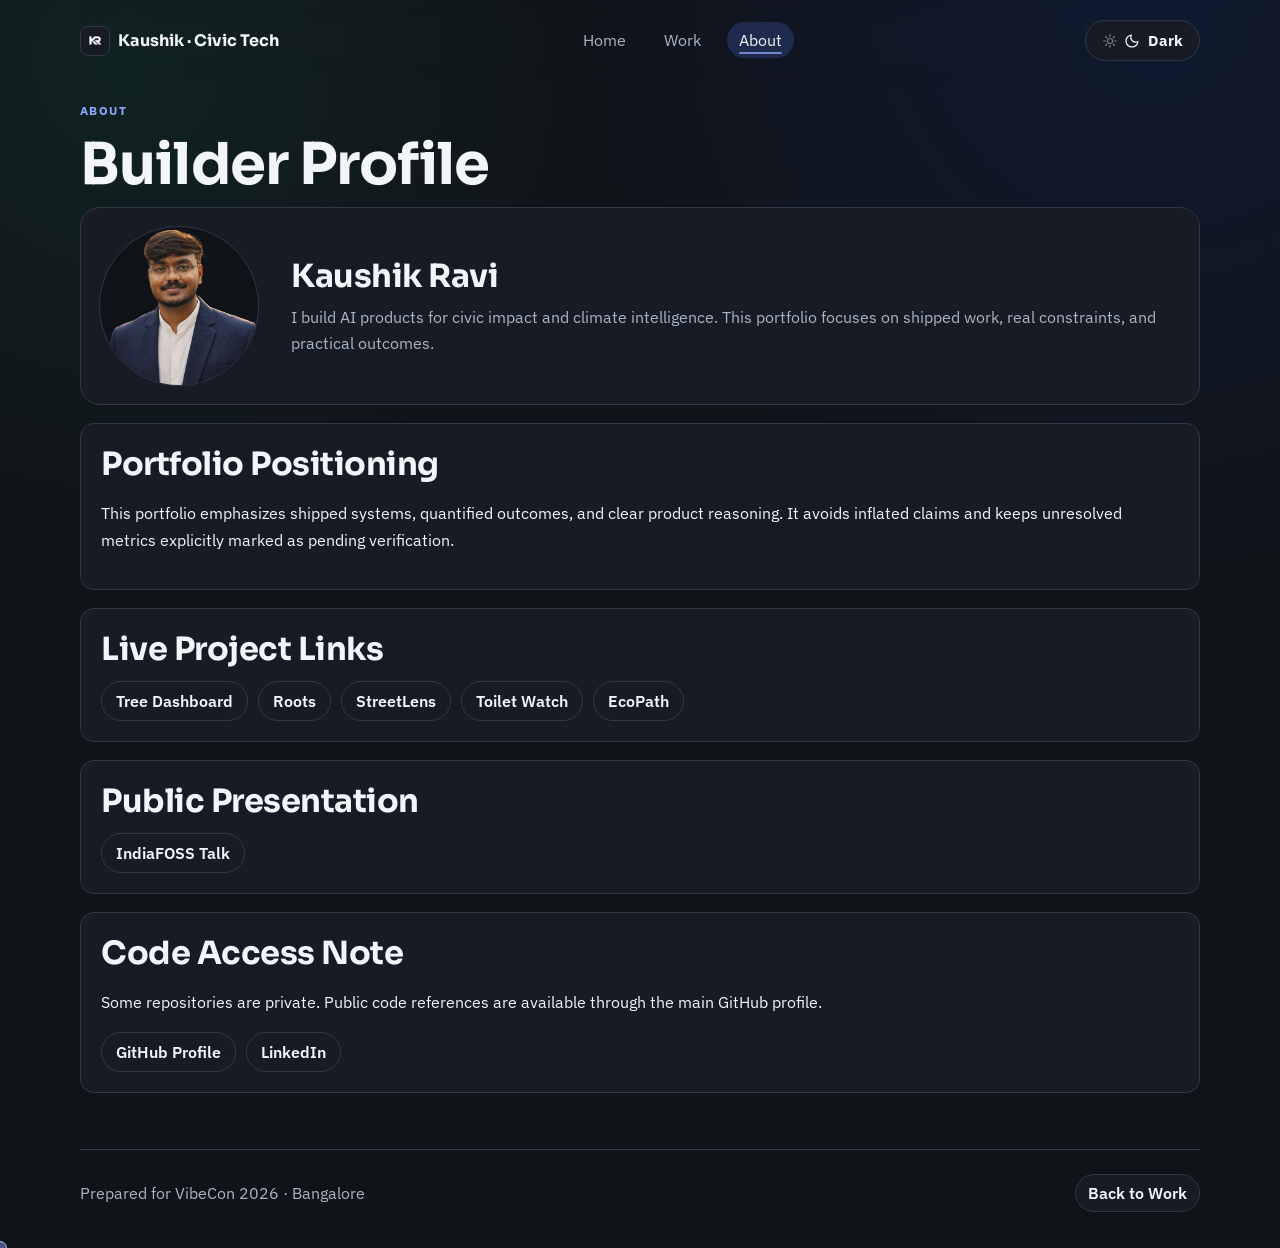
<file: portfolio/about.html>
<!doctype html>
<html lang="en">
  <head>
    <meta charset="UTF-8" />
    <meta name="viewport" content="width=device-width, initial-scale=1.0" />
    <title>About | VibeCon Portfolio</title>
    <meta name="description" content="About the builder behind this AI and civic technology portfolio." />
    <meta property="og:type" content="profile" />
    <meta property="og:title" content="About | VibeCon Portfolio" />
    <meta
      property="og:description"
      content="Builder profile and live project links for VibeCon 2026."
    />
    <meta property="og:image" content="assets/screenshots/IndiaFoss.png" />
    <meta property="twitter:card" content="summary_large_image" />
    <link rel="icon" href="favicon.ico" sizes="any" />
    <link rel="icon" type="image/svg+xml" href="favicon.svg" />
    <link rel="preconnect" href="https://fonts.googleapis.com" />
    <link rel="preconnect" href="https://fonts.gstatic.com" crossorigin />
    <link
      href="https://fonts.googleapis.com/css2?family=Sora:wght@400;500;600;700;800&family=IBM+Plex+Sans:wght@400;500;600&display=swap"
      rel="stylesheet"
    />
    <script>
      (() => {
        try {
          // Theme boot: apply dark mode before first paint to avoid flicker between pages.
          const storedTheme = localStorage.getItem("theme");
          if (!storedTheme || storedTheme === "dark") {
            document.documentElement.setAttribute("data-theme", "dark");
          }
        } catch {
          document.documentElement.setAttribute("data-theme", "dark");
        }
      })();
    </script>
    <link rel="stylesheet" href="styles.css" />
    <script type="application/ld+json">
      {
        "@context": "https://schema.org",
        "@type": "ProfilePage",
        "name": "Kaushik Ravi - Portfolio Profile",
        "mainEntity": {
          "@type": "Person",
          "name": "Kaushik Ravi",
          "url": "https://github.com/Kaushik-Ravi"
        }
      }
    </script>
  </head>
  <body>
    <a class="skip-link" href="#main">Skip to main content</a>
    <header class="site-header">
      <a class="brand" href="index.html" aria-label="VibeCon Portfolio">
        <span class="brand-dot"></span>
        <span>Kaushik · Civic Tech</span>
      </a>
      <nav aria-label="Primary">
        <ul class="nav-list">
          <li><a href="index.html">Home</a></li>
          <li><a href="work.html">Work</a></li>
          <li><a href="about.html" class="active">About</a></li>
        </ul>
      </nav>
      <button id="themeToggle" class="ghost-btn" aria-label="Toggle color theme">Theme</button>
    </header>

    <main id="main" class="section page-top reveal about-stack">
      <p class="kicker">About</p>
      <h1>Builder Profile</h1>
      <div class="profile-wrap">
        <img class="profile-photo" src="assets/screenshots/Personal Photo (bg removed).png" alt="Kaushik profile photo" loading="lazy" />
        <div class="profile-intro">
          <h2>Kaushik Ravi</h2>
          <p>
            I build AI products for civic impact and climate intelligence.
            This portfolio focuses on shipped work, real constraints, and practical outcomes.
          </p>
        </div>
      </div>

      <section class="detail-block">
        <h2>Portfolio Positioning</h2>
        <p>
          This portfolio emphasizes shipped systems, quantified outcomes, and clear
          product reasoning. It avoids inflated claims and keeps unresolved metrics
          explicitly marked as pending verification.
        </p>
      </section>

      <section class="detail-block">
        <h2>Live Project Links</h2>
        <div class="link-actions">
          <a class="link-btn" href="https://pune-tree-dashboard-sample.vercel.app/" target="_blank" rel="noopener noreferrer">Tree Dashboard</a>
          <a class="link-btn" href="https://tree-measurement-frontend.vercel.app/" target="_blank" rel="noopener noreferrer">Roots</a>
          <a class="link-btn" href="https://mystreetlens.vercel.app/" target="_blank" rel="noopener noreferrer">StreetLens</a>
          <a class="link-btn" href="https://toilet-watch.vercel.app/" target="_blank" rel="noopener noreferrer">Toilet Watch</a>
          <a class="link-btn" href="https://myecopath.vercel.app/" target="_blank" rel="noopener noreferrer">EcoPath</a>
        </div>
      </section>

      <section class="detail-block">
        <h2>Public Presentation</h2>
        <div class="link-actions">
          <a class="link-btn" href="https://www.youtube.com/watch?v=hYl3yrLU9-k" target="_blank" rel="noopener noreferrer">IndiaFOSS Talk</a>
        </div>
      </section>

      <section class="detail-block">
        <h2>Code Access Note</h2>
        <p>
          Some repositories are private. Public code references are available through the
          main GitHub profile.
        </p>
        <div class="link-actions">
          <a class="link-btn" href="https://github.com/Kaushik-Ravi" target="_blank" rel="noopener noreferrer">GitHub Profile</a>
          <a class="link-btn" href="https://www.linkedin.com/in/kaushik2002/" target="_blank" rel="noopener noreferrer">LinkedIn</a>
        </div>
      </section>

    </main>

    <footer class="site-footer">
      <p>Prepared for VibeCon 2026 · Bangalore</p>
      <a href="work.html">Back to Work</a>
    </footer>

    <script src="script.js"></script>
  </body>
</html>
</file>
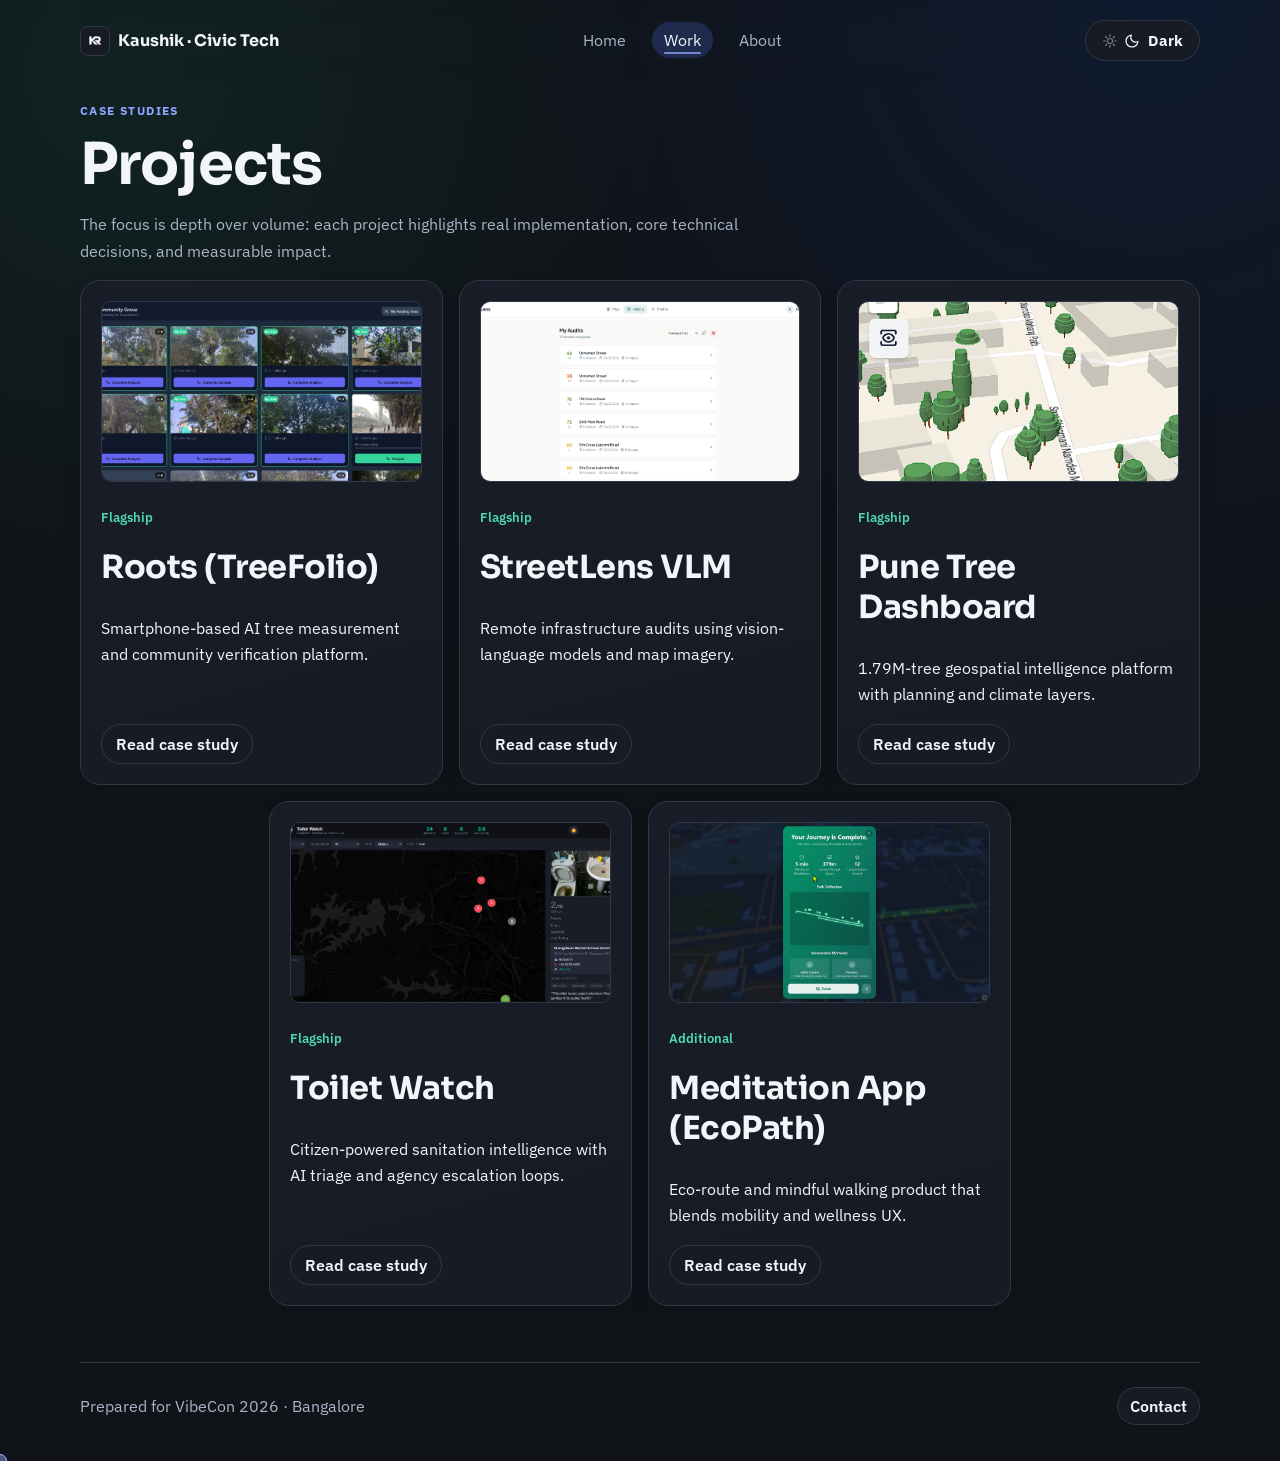
<file: portfolio/work.html>
<!doctype html>
<html lang="en">
  <head>
    <meta charset="UTF-8" />
    <meta name="viewport" content="width=device-width, initial-scale=1.0" />
    <title>Work | VibeCon Portfolio</title>
    <meta name="description" content="Case studies in applied AI for infrastructure, climate, and civic systems." />
    <meta property="og:type" content="website" />
    <meta property="og:title" content="Work | VibeCon Portfolio" />
    <meta
      property="og:description"
      content="Flagship case studies in applied AI for civic systems, urban forestry, and infrastructure operations."
    />
    <meta property="og:image" content="assets/screenshots/IndiaFoss.png" />
    <meta property="twitter:card" content="summary_large_image" />
    <link rel="icon" href="favicon.ico" sizes="any" />
    <link rel="icon" type="image/svg+xml" href="favicon.svg" />
    <link rel="preconnect" href="https://fonts.googleapis.com" />
    <link rel="preconnect" href="https://fonts.gstatic.com" crossorigin />
    <link
      href="https://fonts.googleapis.com/css2?family=Sora:wght@400;500;600;700;800&family=IBM+Plex+Sans:wght@400;500;600&display=swap"
      rel="stylesheet"
    />
    <script>
      (() => {
        try {
          // Theme boot: apply dark mode before first paint to avoid flicker between pages.
          const storedTheme = localStorage.getItem("theme");
          if (!storedTheme || storedTheme === "dark") {
            document.documentElement.setAttribute("data-theme", "dark");
          }
        } catch {
          document.documentElement.setAttribute("data-theme", "dark");
        }
      })();
    </script>
    <link rel="stylesheet" href="styles.css" />
    <script type="application/ld+json">
      {
        "@context": "https://schema.org",
        "@type": "CollectionPage",
        "name": "VibeCon Portfolio Work",
        "description": "Case study index for AI and civic technology projects"
      }
    </script>
  </head>
  <body>
    <a class="skip-link" href="#main">Skip to main content</a>
    <header class="site-header">
      <a class="brand" href="index.html" aria-label="VibeCon Portfolio">
        <span class="brand-dot"></span>
        <span>Kaushik · Civic Tech</span>
      </a>
      <nav aria-label="Primary">
        <ul class="nav-list">
          <li><a href="index.html">Home</a></li>
          <li><a href="work.html" class="active">Work</a></li>
          <li><a href="about.html">About</a></li>
        </ul>
      </nav>
      <button id="themeToggle" class="ghost-btn" aria-label="Toggle color theme">Theme</button>
    </header>

    <main id="main" class="section page-top reveal">
      <p class="kicker">Case Studies</p>
      <h1>Projects</h1>
      <p class="hero-copy">
        The focus is depth over volume: each project highlights real implementation,
        core technical decisions, and measurable impact.
      </p>

      <div class="project-grid work-grid">
        <article class="project-card">
          <figure class="project-cover">
            <img src="assets/screenshots/Roots/6.png" alt="Roots product preview" loading="lazy" />
          </figure>
          <p class="project-tag">Flagship</p>
          <h2>Roots (TreeFolio)</h2>
          <p>Smartphone-based AI tree measurement and community verification platform.</p>
          <a href="projects/treefolio.html">Read case study</a>
        </article>

        <article class="project-card">
          <figure class="project-cover">
            <img src="assets/screenshots/StreetLens/5.png" alt="StreetLens product preview" loading="lazy" />
          </figure>
          <p class="project-tag">Flagship</p>
          <h2>StreetLens VLM</h2>
          <p>Remote infrastructure audits using vision-language models and map imagery.</p>
          <a href="projects/streetlens.html">Read case study</a>
        </article>

        <article class="project-card">
          <figure class="project-cover">
            <img src="assets/screenshots/Tree Intelligence Dashboard/6.png" alt="Tree dashboard product preview" loading="lazy" />
          </figure>
          <p class="project-tag">Flagship</p>
          <h2>Pune Tree Dashboard</h2>
          <p>1.79M-tree geospatial intelligence platform with planning and climate layers.</p>
          <a href="projects/tree-dashboard.html">Read case study</a>
        </article>

        <article class="project-card">
          <figure class="project-cover">
            <img src="assets/screenshots/Toilet Watch/2.png" alt="Toilet Watch product preview" loading="lazy" />
          </figure>
          <p class="project-tag">Flagship</p>
          <h2>Toilet Watch</h2>
          <p>Citizen-powered sanitation intelligence with AI triage and agency escalation loops.</p>
          <a href="projects/toiletwatch.html">Read case study</a>
        </article>

        <article class="project-card">
          <figure class="project-cover">
            <img src="assets/screenshots/Meditation/4.png" alt="EcoPath product preview" loading="lazy" />
          </figure>
          <p class="project-tag">Additional</p>
          <h2>Meditation App (EcoPath)</h2>
          <p>Eco-route and mindful walking product that blends mobility and wellness UX.</p>
          <a href="projects/ecopath.html">Read case study</a>
        </article>
      </div>
    </main>

    <footer class="site-footer">
      <p>Prepared for VibeCon 2026 · Bangalore</p>
      <a href="about.html">Contact</a>
    </footer>

    <script src="script.js"></script>
  </body>
</html>
</file>
<file: portfolio/styles.css>
:root {
  color-scheme: dark;
  --bg: #f6f7f3;
  --surface: #ffffff;
  --text: #11131a;
  --text-soft: #4d5362;
  --line: #d6dbe5;
  --brand: #0950db;
  --brand-ink: #eaf0ff;
  --accent: #149d78;
  --danger: #7a1f1f;
  --radius-lg: 20px;
  --radius-md: 14px;
  --radius-sm: 10px;
  --shadow: 0 18px 36px rgba(9, 80, 219, 0.12);
  --ease-feedback: cubic-bezier(0.22, 1, 0.36, 1);
  --ease-reveal: cubic-bezier(0.2, 0.7, 0.1, 1);
  --ease-nav: cubic-bezier(0.16, 1, 0.3, 1);
  --dur-feedback: 150ms;
  --dur-nav: 240ms;
  --dur-reveal: 620ms;
  --dur-page: 280ms;
  --logo-url: url("assets/screenshots/Logos/White%20(no%20background).png");
}

:root[data-theme='dark'] {
  --bg: #101318;
  --surface: #171b23;
  --text: #f2f5fa;
  --text-soft: #aab4c7;
  --line: #303747;
  --brand: #8ea6ff;
  --brand-ink: #1f2a4d;
  --accent: #4fd9b2;
  --danger: #ff8d8d;
  --shadow: 0 20px 36px rgba(0, 0, 0, 0.35);
  --logo-url: url("assets/screenshots/Logos/Black%20(no%20background).png");
}

* {
  box-sizing: border-box;
}

html,
body {
  margin: 0;
  padding: 0;
}

body {
  font-family: 'IBM Plex Sans', sans-serif;
  background: radial-gradient(circle at 10% 5%, rgba(20, 157, 120, 0.11), transparent 30%),
    radial-gradient(circle at 90% 0%, rgba(9, 80, 219, 0.12), transparent 35%),
    var(--bg);
  color: var(--text);
  min-height: 100vh;
  transition: background-color var(--dur-page) var(--ease-nav), color var(--dur-page) var(--ease-nav),
    opacity var(--dur-page) var(--ease-nav), transform var(--dur-page) var(--ease-nav);
}

body.page-leaving {
  opacity: 0;
  transform: translateY(4px);
}

.aurora {
  position: fixed;
  inset: -25% auto auto -20%;
  width: 42vw;
  height: 42vw;
  background: conic-gradient(from 180deg, rgba(20, 157, 120, 0.2), rgba(9, 80, 219, 0.22), rgba(20, 157, 120, 0.18));
  border-radius: 50%;
  filter: blur(48px);
  pointer-events: none;
  z-index: -1;
  animation: drift 16s linear infinite alternate;
}

@keyframes drift {
  from {
    transform: translate(0, 0) scale(1);
  }

  to {
    transform: translate(12%, 14%) scale(1.12);
  }
}

.skip-link {
  position: absolute;
  top: -120px;
  left: 12px;
  background: var(--surface);
  color: var(--text);
  border: 1px solid var(--line);
  border-radius: var(--radius-sm);
  padding: 8px 12px;
}

.skip-link:focus {
  top: 12px;
}

.site-header {
  width: min(1120px, calc(100vw - 2rem));
  margin: 0 auto;
  padding: 20px 0;
  display: flex;
  align-items: center;
  justify-content: space-between;
  gap: 14px;
  position: sticky;
  top: 0;
  backdrop-filter: blur(10px);
  z-index: 60;
}

.brand {
  text-decoration: none;
  color: var(--text);
  display: flex;
  gap: 8px;
  align-items: center;
  font-weight: 700;
  font-family: 'Sora', sans-serif;
}

.brand-dot {
  width: 30px;
  height: 30px;
  border-radius: 8px;
  border: 1px solid var(--line);
  background-color: var(--surface);
  background-image: var(--logo-url);
  background-size: 22px 22px;
  background-repeat: no-repeat;
  background-position: center;
}

.nav-list {
  display: flex;
  list-style: none;
  margin: 0;
  padding: 0;
  gap: 14px;
}

.nav-list a {
  text-decoration: none;
  color: var(--text-soft);
  padding: 8px 12px;
  border-radius: 999px;
  position: relative;
  transition: color var(--dur-nav) var(--ease-nav), background-color var(--dur-nav) var(--ease-nav),
    transform var(--dur-feedback) var(--ease-feedback);
}

.nav-list a::after {
  content: '';
  position: absolute;
  left: 12px;
  right: 12px;
  bottom: 4px;
  height: 2px;
  border-radius: 999px;
  background: color-mix(in srgb, var(--brand) 75%, transparent);
  transform: scaleX(0);
  transform-origin: center;
  transition: transform var(--dur-nav) var(--ease-nav);
}

.nav-list a.active,
.nav-list a:hover {
  color: var(--text);
  background: var(--brand-ink);
}

.nav-list a:hover::after,
.nav-list a:focus-visible::after,
.nav-list a.active::after {
  transform: scaleX(1);
}

.section,
.case-layout {
  width: min(1120px, calc(100vw - 2rem));
  margin: 0 auto;
}

main > .section:not(.hero),
.case-content .detail-block {
  content-visibility: auto;
  contain-intrinsic-size: 1px 760px;
}

.page-top {
  margin-top: 20px;
}

.hero {
  padding: 70px 0 34px;
}

h1,
h2,
h3 {
  font-family: 'Sora', sans-serif;
  margin: 0 0 12px;
  letter-spacing: -0.015em;
}

h1 {
  font-size: clamp(2rem, 5vw, 3.6rem);
  line-height: 1.06;
}

h2 {
  font-size: clamp(1.4rem, 2.6vw, 2rem);
}

p,
li {
  line-height: 1.65;
}

.hero-copy {
  max-width: 68ch;
  color: var(--text-soft);
}

.hero-rotator {
  display: inline-grid;
  grid-template-areas: 'stack';
  margin-left: 0.25ch;
  min-width: 29ch;
  vertical-align: baseline;
}

.hero-subline {
  display: block;
  margin-top: 10px;
  line-height: 1.2;
  color: var(--text);
}

.hero-rotator-accent {
  color: color-mix(in srgb, var(--accent) 78%, var(--brand) 22%);
  font-weight: 800;
}

.hero-rotator-word {
  grid-area: stack;
  opacity: 0;
  transform: translateY(7px);
  transition: opacity 260ms var(--ease-nav), transform 260ms var(--ease-nav);
}

.hero-rotator-word.active {
  opacity: 1;
  transform: translateY(0);
}

.kicker {
  text-transform: uppercase;
  letter-spacing: 0.12em;
  font-size: 0.73rem;
  font-weight: 700;
  color: var(--brand);
  margin-bottom: 14px;
}

.cta-row {
  margin-top: 24px;
  display: flex;
  flex-wrap: wrap;
  gap: 12px;
}

.primary-btn,
.ghost-btn,
button.ghost-btn {
  display: inline-flex;
  align-items: center;
  justify-content: center;
  border-radius: 999px;
  border: 1px solid var(--line);
  padding: 10px 16px;
  text-decoration: none;
  font-weight: 600;
  font-family: 'IBM Plex Sans', sans-serif;
  transition: transform var(--dur-feedback) var(--ease-feedback), box-shadow var(--dur-feedback) var(--ease-feedback),
    background-color var(--dur-nav) var(--ease-nav), border-color var(--dur-nav) var(--ease-nav);
}

.theme-toggle {
  gap: 8px;
  min-width: 108px;
  padding: 8px 12px;
}

.theme-toggle-icons {
  display: inline-flex;
  align-items: center;
  gap: 6px;
}

.theme-icon {
  width: 16px;
  height: 16px;
  stroke: currentColor;
  fill: none;
  stroke-width: 1.85;
  stroke-linecap: round;
  stroke-linejoin: round;
  opacity: 0.44;
  transform: scale(0.95);
  transition: opacity var(--dur-nav) var(--ease-nav), transform var(--dur-nav) var(--ease-nav),
    color var(--dur-nav) var(--ease-nav);
}

.theme-toggle-label {
  font-size: 0.92rem;
  font-weight: 700;
  letter-spacing: 0.01em;
}

:root:not([data-theme='dark']) .theme-icon-sun,
:root[data-theme='dark'] .theme-icon-moon {
  opacity: 1;
  transform: scale(1);
}

.primary-btn {
  color: #ffffff;
  background: linear-gradient(130deg, var(--brand), #2c6cff);
  border-color: transparent;
}

.ghost-btn,
button.ghost-btn {
  color: var(--text);
  background: var(--surface);
  cursor: pointer;
}

.primary-btn:hover,
.ghost-btn:hover,
button.ghost-btn:hover {
  transform: translateY(-2px);
  box-shadow: var(--shadow);
}

.primary-btn:active,
.ghost-btn:active,
button.ghost-btn:active,
.project-card a:active {
  transform: translateY(0) scale(0.985);
}

.primary-btn:focus-visible,
.ghost-btn:focus-visible,
button.ghost-btn:focus-visible,
.project-card a:focus-visible,
.nav-list a:focus-visible {
  outline: 2px solid color-mix(in srgb, var(--brand) 70%, white);
  outline-offset: 2px;
}

.metrics {
  display: grid;
  grid-template-columns: repeat(3, minmax(0, 1fr));
  gap: 14px;
  margin-top: 18px;
}

.metrics article {
  background: var(--surface);
  border: 1px solid var(--line);
  border-radius: var(--radius-md);
  padding: 20px;
  text-align: center;
}

.metrics h2 {
  margin-bottom: 2px;
  font-size: clamp(2rem, 3.4vw, 2.6rem);
}

.metric-value {
  font-variant-numeric: tabular-nums;
}

.metric-icon {
  width: 38px;
  height: 38px;
  margin: 0 auto 8px;
  border-radius: 999px;
  border: 1px solid color-mix(in srgb, var(--brand) 35%, var(--line));
  background: color-mix(in srgb, var(--brand-ink) 55%, transparent);
  display: grid;
  place-items: center;
  color: var(--brand);
  font-size: 0.78rem;
  font-weight: 700;
}

.section-head {
  margin: 70px 0 20px;
}

.project-grid {
  display: grid;
  grid-template-columns: repeat(3, minmax(0, 1fr));
  gap: 16px;
}

@media (min-width: 981px) {
  .work-grid {
    grid-template-columns: repeat(6, minmax(0, 1fr));
  }

  .work-grid .project-card {
    grid-column: span 2;
  }

  .work-grid .project-card:nth-child(4) {
    grid-column: 2 / span 2;
  }

  .work-grid .project-card:nth-child(5) {
    grid-column: 4 / span 2;
  }
}

.featured-grid .project-card:nth-child(4) {
  grid-column: auto;
}

.featured-grid .project-card:nth-child(5) {
  grid-column: auto;
}

@media (min-width: 981px) {
  .featured-grid {
    grid-template-columns: repeat(6, minmax(0, 1fr));
  }

  .featured-grid .project-card {
    grid-column: span 2;
  }

  .featured-grid .project-card:nth-child(4) {
    grid-column: 2 / span 2;
  }

  .featured-grid .project-card:nth-child(5) {
    grid-column: 4 / span 2;
  }
}

.project-card {
  background: linear-gradient(165deg, color-mix(in srgb, var(--surface) 88%, var(--brand-ink) 12%), var(--surface));
  border: 1px solid var(--line);
  border-radius: var(--radius-lg);
  padding: 20px;
  display: flex;
  flex-direction: column;
  box-shadow: 0 10px 30px rgba(0, 0, 0, 0.03);
  transition: transform var(--dur-nav) var(--ease-nav), box-shadow var(--dur-nav) var(--ease-nav),
    border-color var(--dur-nav) var(--ease-nav);
}

.project-card:hover {
  transform: translateY(-4px);
  box-shadow: var(--shadow);
  border-color: color-mix(in srgb, var(--brand) 25%, var(--line));
}

.project-card h3,
.project-card h2 {
  margin-top: 6px;
}

.project-cover {
  margin: 0 0 12px;
  border-radius: var(--radius-sm);
  border: 1px solid var(--line);
  overflow: hidden;
  background: color-mix(in srgb, var(--surface) 75%, black 25%);
}

.project-cover img {
  width: 100%;
  aspect-ratio: 16 / 9;
  object-fit: cover;
  display: block;
}

.project-card a {
  display: inline-flex;
  align-items: center;
  margin-top: auto;
  width: fit-content;
  text-decoration: none;
  border: 1px solid var(--line);
  border-radius: 999px;
  padding: 9px 14px;
  color: var(--text);
  background: var(--surface);
  font-weight: 600;
  text-decoration: none;
  transition: transform var(--dur-feedback) var(--ease-feedback), box-shadow var(--dur-feedback) var(--ease-feedback),
    border-color var(--dur-nav) var(--ease-nav);
}

.project-card a::after {
  content: '';
}

.project-card a:hover {
  transform: translateY(-2px);
  box-shadow: var(--shadow);
  border-color: color-mix(in srgb, var(--brand) 45%, var(--line));
}

.project-tag {
  font-size: 0.8rem;
  color: var(--accent);
  font-weight: 600;
}

.project-facts {
  padding-left: 18px;
  color: var(--text-soft);
}

.evidence-grid {
  display: grid;
  grid-template-columns: repeat(2, minmax(0, 1fr));
  gap: 16px;
}

.evidence-grid > div {
  background: var(--surface);
  border: 1px solid var(--line);
  border-radius: var(--radius-md);
  padding: 20px;
}

.site-footer {
  width: min(1120px, calc(100vw - 2rem));
  margin: 56px auto 26px;
  padding-top: 14px;
  border-top: 1px solid var(--line);
  display: flex;
  justify-content: space-between;
  align-items: center;
  color: var(--text-soft);
}

.site-footer a {
  color: var(--text);
  text-decoration: none;
  border: 1px solid var(--line);
  border-radius: 999px;
  padding: 8px 12px;
  background: var(--surface);
  font-weight: 600;
}

.site-footer a:hover {
  box-shadow: var(--shadow);
}

.case-layout {
  display: grid;
  grid-template-columns: minmax(260px, 340px) minmax(0, 1fr);
  gap: 24px;
  margin-top: 36px;
}

.case-side {
  position: sticky;
  top: 98px;
  align-self: start;
  background: var(--surface);
  border: 1px solid var(--line);
  border-radius: var(--radius-lg);
  padding: 24px;
}

.case-back-link {
  margin-bottom: 12px;
}

.case-side h1 {
  font-size: clamp(2rem, 4vw, 3.1rem);
  line-height: 1.08;
}

.case-side-cover {
  margin: 14px 0;
  border-radius: var(--radius-sm);
  border: 1px solid var(--line);
  overflow: hidden;
  background: color-mix(in srgb, var(--surface) 75%, black 25%);
}

.case-side-cover img {
  width: 100%;
  aspect-ratio: 16 / 9;
  object-fit: cover;
  display: block;
}

.case-content {
  display: grid;
  gap: 14px;
}

.detail-block {
  background: var(--surface);
  border: 1px solid var(--line);
  border-radius: var(--radius-md);
  padding: 20px;
}

.detail-meta {
  display: grid;
  grid-template-columns: repeat(3, minmax(0, 1fr));
  gap: 10px;
  margin-top: 10px;
}

.meta-chip {
  border: 1px solid var(--line);
  border-radius: var(--radius-sm);
  padding: 10px;
  background: color-mix(in srgb, var(--surface) 90%, var(--brand-ink) 10%);
}

.meta-chip p {
  margin: 0;
  font-size: 0.86rem;
  color: var(--text-soft);
}

.meta-chip strong {
  color: var(--text);
}

.evidence-map {
  width: 100%;
  border-collapse: collapse;
  margin-top: 10px;
}

.evidence-map th,
.evidence-map td {
  border: 1px solid var(--line);
  padding: 10px;
  text-align: left;
  vertical-align: top;
  font-size: 0.9rem;
}

.evidence-map th {
  background: color-mix(in srgb, var(--surface) 88%, var(--brand-ink) 12%);
  font-family: 'Sora', sans-serif;
  font-size: 0.82rem;
  letter-spacing: 0.02em;
}

.status-ok,
.status-pending {
  font-weight: 700;
}

.status-ok {
  color: #0f6f56;
}

.status-pending {
  color: var(--danger);
}

.spec-list li {
  margin-bottom: 6px;
}

.stat-stack {
  display: grid;
  gap: 8px;
  margin-top: 18px;
  color: var(--text-soft);
}

.media-placeholder {
  border-style: dashed;
}

.media-grid {
  display: grid;
  grid-template-columns: repeat(2, minmax(0, 1fr));
  gap: 12px;
  margin-top: 12px;
}

.media-grid figure {
  margin: 0;
  background: var(--surface);
  border: 1px solid var(--line);
  border-radius: var(--radius-sm);
  overflow: hidden;
}

.media-grid img {
  width: 100%;
  aspect-ratio: 16 / 9;
  object-fit: contain;
  background: color-mix(in srgb, var(--surface) 60%, black 40%);
  display: block;
  cursor: zoom-in;
}

.media-grid figcaption {
  font-size: 0.85rem;
  color: var(--text-soft);
  padding: 10px;
}

.media-link {
  margin-top: 10px;
}

.media-link a {
  color: var(--brand);
  font-weight: 700;
}

.talk-media {
  margin-top: 12px;
}

.talk-media img {
  width: 100%;
  border-radius: var(--radius-sm);
  border: 1px solid var(--line);
  aspect-ratio: 16 / 9;
  object-fit: cover;
}

.video-embed {
  margin-top: 14px;
  border: 1px solid var(--line);
  border-radius: var(--radius-sm);
  overflow: hidden;
  background: color-mix(in srgb, var(--surface) 72%, black 28%);
}

.video-embed iframe {
  width: 100%;
  aspect-ratio: 16 / 9;
  border: 0;
  display: block;
}

.video-facade {
  width: 100%;
  aspect-ratio: 16 / 9;
  border: 0;
  padding: 0;
  margin: 0;
  color: #f3f7ff;
  display: block;
  position: relative;
  cursor: pointer;
  background-size: cover;
  background-position: center;
}

.video-facade::before {
  content: '';
  position: absolute;
  inset: 0;
  background: linear-gradient(180deg, rgba(6, 12, 22, 0.2), rgba(6, 12, 22, 0.62));
}

.video-facade .video-title {
  position: absolute;
  left: 12px;
  right: 12px;
  bottom: 12px;
  font-size: 0.88rem;
  font-weight: 600;
  text-align: left;
  z-index: 1;
}

.video-play {
  position: absolute;
  top: 50%;
  left: 50%;
  transform: translate(-50%, -50%);
  width: 62px;
  height: 62px;
  border-radius: 999px;
  border: 1px solid rgba(255, 255, 255, 0.42);
  background: rgba(10, 16, 28, 0.72);
  display: grid;
  place-items: center;
  z-index: 1;
}

.video-play::before {
  content: '';
  width: 0;
  height: 0;
  margin-left: 4px;
  border-top: 10px solid transparent;
  border-bottom: 10px solid transparent;
  border-left: 16px solid #f7fbff;
}

.link-actions {
  display: flex;
  flex-wrap: wrap;
  gap: 10px;
  margin-top: 6px;
}

.talk-grid {
  display: grid;
  grid-template-columns: repeat(3, minmax(0, 1fr));
  gap: 12px;
}

.talk-card {
  border: 1px solid var(--line);
  border-radius: var(--radius-md);
  background: var(--surface);
  padding: 12px;
}

.talk-card h4 {
  margin: 0 0 10px;
  font-family: 'Sora', sans-serif;
  font-size: 1rem;
}

.architecture-card {
  max-width: 860px;
}

.architecture-visual {
  margin: 12px 0 0;
  border: 1px solid var(--line);
  border-radius: var(--radius-lg);
  overflow: hidden;
  background: color-mix(in srgb, var(--surface) 72%, black 28%);
}

.architecture-visual img {
  width: 100%;
  display: block;
  max-height: min(82vh, 1100px);
  object-fit: contain;
  cursor: zoom-in;
}

.link-btn {
  display: inline-flex;
  align-items: center;
  gap: 8px;
  text-decoration: none;
  border: 1px solid var(--line);
  border-radius: 999px;
  padding: 9px 14px;
  color: var(--text);
  background: var(--surface);
  font-weight: 600;
  transition: transform var(--dur-feedback) var(--ease-feedback), box-shadow var(--dur-feedback) var(--ease-feedback),
    border-color var(--dur-nav) var(--ease-nav);
}

.link-btn:hover {
  transform: translateY(-2px);
  box-shadow: var(--shadow);
  border-color: color-mix(in srgb, var(--brand) 45%, var(--line));
}

.profile-wrap {
  display: grid;
  grid-template-columns: 170px minmax(0, 1fr);
  gap: 22px;
  align-items: center;
  background: var(--surface);
  border: 1px solid var(--line);
  border-radius: var(--radius-lg);
  padding: 18px;
  margin: 10px 0 18px;
}

.about-stack .profile-wrap {
  margin: 10px 0 0;
}

.about-stack .detail-block {
  margin: 0;
}

.about-stack .profile-wrap + .detail-block,
.about-stack .detail-block + .detail-block {
  margin-top: 18px;
}

.profile-photo {
  width: 160px;
  height: 160px;
  border-radius: 999px;
  border: 1px solid var(--line);
  background: color-mix(in srgb, var(--surface) 65%, black 35%);
  object-fit: cover;
  object-position: center 8%;
}

.profile-intro h2 {
  margin: 0 0 8px;
}

.profile-intro p {
  margin: 0;
  color: var(--text-soft);
}

.media-modal {
  position: fixed;
  inset: 0;
  background: rgba(6, 8, 12, 0.88);
  display: none;
  z-index: 160;
}

.media-modal.open {
  display: block;
}

.media-modal-inner {
  position: absolute;
  inset: 24px;
  display: grid;
  grid-template-rows: auto 1fr auto;
  gap: 10px;
}

.media-modal-toolbar {
  display: flex;
  justify-content: flex-end;
}

.media-modal-close,
.media-modal-nav {
  border: 1px solid rgba(255, 255, 255, 0.25);
  background: rgba(8, 12, 18, 0.7);
  color: #f2f5fa;
  border-radius: 999px;
  padding: 8px 14px;
  cursor: pointer;
}

.media-modal-stage {
  display: grid;
  grid-template-columns: 56px minmax(0, 1fr) 56px;
  align-items: center;
  gap: 10px;
}

.media-modal-stage img {
  width: 100%;
  max-height: 76vh;
  object-fit: contain;
  border-radius: var(--radius-sm);
  border: 1px solid rgba(255, 255, 255, 0.2);
}

.media-modal-caption {
  color: #e7edf9;
  text-align: center;
  margin: 0;
}

.pending-note {
  color: var(--danger);
  font-weight: 600;
}

.icon-label {
  display: inline-flex;
  align-items: center;
  gap: 6px;
}

.icon-label svg {
  width: 14px;
  height: 14px;
  stroke: currentColor;
  fill: none;
  stroke-width: 2;
}

.reveal {
  opacity: 0;
  transform: translateY(16px);
}

.reveal.in-view {
  opacity: 1;
  transform: translateY(0);
  transition: opacity var(--dur-reveal) var(--ease-reveal), transform var(--dur-reveal) var(--ease-reveal);
}

.cursor-dot {
  position: fixed;
  width: 14px;
  height: 14px;
  border-radius: 999px;
  pointer-events: none;
  background: color-mix(in srgb, var(--brand) 45%, transparent);
  border: 1px solid color-mix(in srgb, var(--brand) 75%, white);
  transform: translate(-50%, -50%) scale(1);
  transition: transform var(--dur-feedback) var(--ease-feedback), opacity var(--dur-feedback) var(--ease-feedback);
  z-index: 120;
  opacity: 0;
}

body.cursor-ready .cursor-dot {
  opacity: 1;
}

body.cursor-active .cursor-dot {
  transform: translate(-50%, -50%) scale(1.6);
}

[data-parallax='soft'] {
  will-change: transform;
}

@media (max-width: 980px) {
  .project-grid,
  .metrics,
  .evidence-grid {
    grid-template-columns: repeat(2, minmax(0, 1fr));
  }

  .case-layout {
    grid-template-columns: 1fr;
  }

  .media-grid {
    grid-template-columns: 1fr;
  }

  .detail-meta {
    grid-template-columns: 1fr;
  }

  .case-side {
    position: static;
    padding: 20px;
  }

  .case-side h1 {
    font-size: clamp(1.7rem, 9vw, 2.8rem);
  }

  .featured-grid .project-card:nth-child(4),
  .featured-grid .project-card:nth-child(5) {
    grid-column: auto;
  }

  .profile-wrap {
    grid-template-columns: 1fr;
    justify-items: start;
  }

  .talk-grid {
    grid-template-columns: 1fr;
  }

  .hero-rotator {
    min-width: 0;
  }
}

@media (max-width: 680px) {
  .site-header {
    flex-wrap: wrap;
    padding: 14px 0;
    row-gap: 10px;
  }

  .project-grid,
  .metrics,
  .evidence-grid {
    grid-template-columns: 1fr;
  }

  .nav-list {
    width: 100%;
    justify-content: center;
    padding-bottom: 4px;
  }

  .hero {
    padding: 54px 0 26px;
    text-align: center;
  }

  .hero h1,
  .hero-copy,
  .hero .kicker {
    margin-left: auto;
    margin-right: auto;
  }

  .hero h1 {
    max-width: 16ch;
  }

  .hero .kicker {
    max-width: 32ch;
  }

  .hero-copy {
    font-size: 1.08rem;
    max-width: 32ch;
  }

  .cta-row {
    width: 100%;
    justify-content: center;
    align-items: center;
    flex-direction: column;
  }

  .cta-row .primary-btn,
  .cta-row .ghost-btn {
    width: min(100%, 18rem);
    text-align: center;
  }

  .theme-toggle {
    min-width: 76px;
    padding: 8px 10px;
    margin-left: auto;
  }

  .theme-toggle-label {
    display: none;
  }

  .media-modal-inner {
    inset: 10px;
  }

  .media-modal-stage {
    grid-template-columns: 44px minmax(0, 1fr) 44px;
  }
}

@media (pointer: coarse) {
  .site-header {
    background: transparent;
    -webkit-backdrop-filter: none;
    backdrop-filter: none;
    border-bottom: 1px solid transparent;
    box-shadow: none;
    isolation: isolate;
    overflow: visible;
    --mobile-header-glass-height: 92px;
  }

  .site-header::before {
    content: '';
    position: fixed;
    top: 0;
    left: 0;
    right: 0;
    height: var(--mobile-header-glass-height);
    background: color-mix(in srgb, var(--bg) 72%, transparent);
    -webkit-backdrop-filter: blur(12px) saturate(130%);
    backdrop-filter: blur(12px) saturate(130%);
    border-bottom: 1px solid color-mix(in srgb, var(--line) 74%, transparent);
    box-shadow: 0 8px 18px rgba(0, 0, 0, 0.16);
    opacity: 0;
    transform: translateY(-6px);
    transition: opacity var(--dur-nav) var(--ease-nav), transform var(--dur-nav) var(--ease-nav);
    pointer-events: none;
    z-index: -1;
  }

  .site-header.is-scrolled {
    background: transparent;
    border-bottom-color: transparent;
    box-shadow: none;
  }

  .site-header.is-scrolled::before {
    opacity: 1;
    transform: translateY(0);
  }

  .nav-list a,
  .primary-btn,
  .ghost-btn,
  button.ghost-btn,
  .project-card a,
  .link-btn,
  .site-footer a,
  .media-modal-close,
  .media-modal-nav {
    min-height: 44px;
    align-items: center;
  }

  .project-card:hover,
  .site-footer a:hover,
  .link-btn:hover,
  .primary-btn:hover,
  .ghost-btn:hover,
  button.ghost-btn:hover {
    transform: none;
    box-shadow: none;
  }
}

@media (prefers-reduced-motion: reduce) {
  * {
    animation: none !important;
    transition: none !important;
  }

  .cursor-dot {
    display: none !important;
  }
}
</file>
